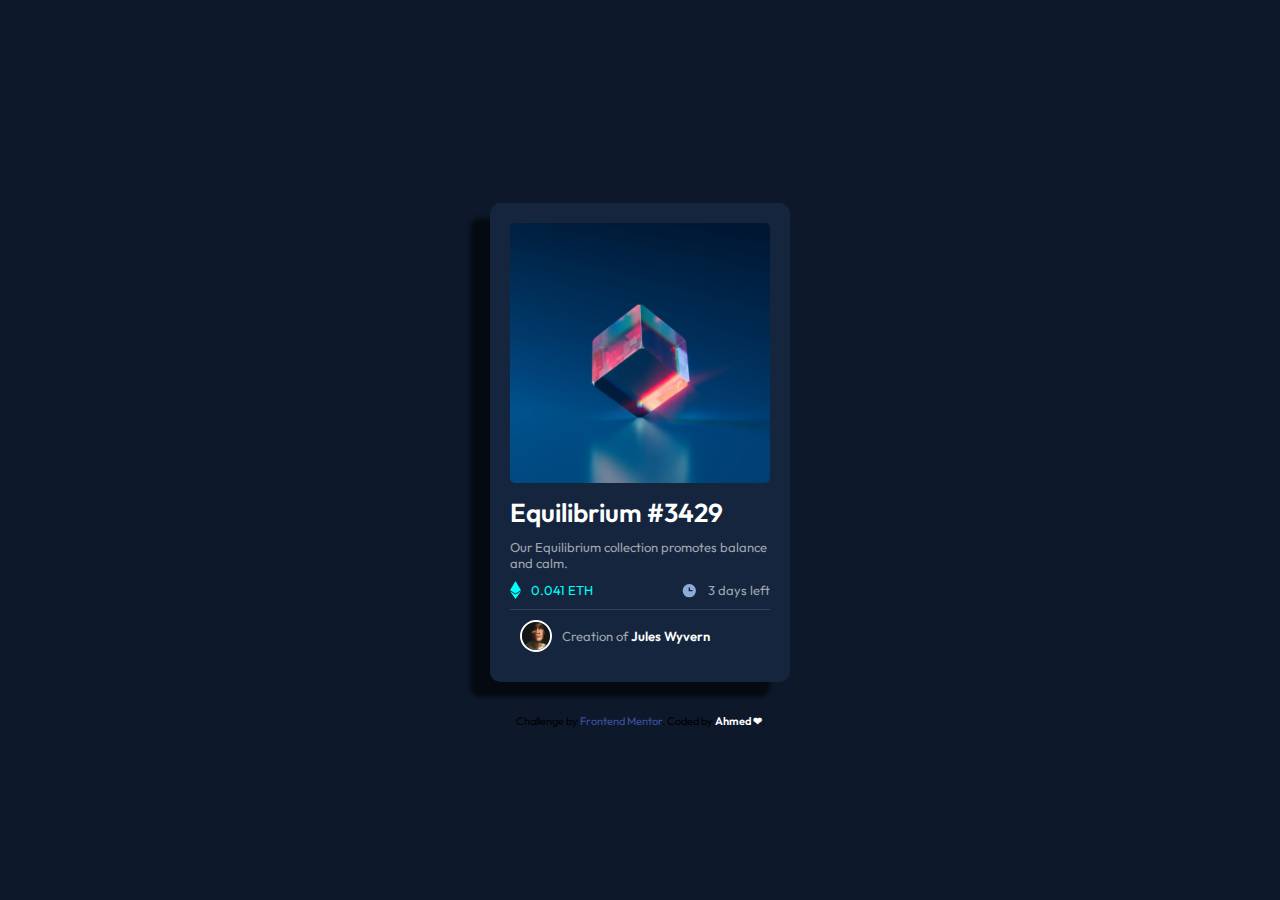
<file: nft-preview-card-component/index.html>
<!DOCTYPE html>
<html lang="en">
<head>
  <meta charset="UTF-8">
  <meta name="viewport" content="width=device-width, initial-scale=1.0"> <!-- displays site properly based on user's device -->

  <link rel="icon" type="image/png" sizes="32x32" href="./images/favicon-32x32.png">
  
  <title>Frontend Mentor | NFT preview card component</title>
  <link rel="stylesheet" href="style.css">

  <!-- Feel free to remove these styles or customise in your own stylesheet 👍 -->
  
</head>
<body>
  <div class="container">
    <article class="main-image">
    <img class="mainimg" src="images/image-equilibrium.jpg" alt="">
  <div><img src="images/icon-view.svg" alt=""></div></article>
  <article>
  <h1>Equilibrium #3429</h1>
</article><article>
  <p>Our Equilibrium collection promotes balance and calm.</p>
</article><article><ul>
  <li><img src="images/icon-ethereum.svg" alt=""> 0.041 ETH</li>
  <li><img src="images/icon-clock.svg" alt=""> 3 days left</li></ul>
</article> 
<hr>
    <article class="avatar">
   <img class="avatar-img" src="images/image-avatar.png" alt="">
  <p>Creation of <span>Jules Wyvern</span></p></article>
</div>
<div class="attribution">
    Challenge by <a href="https://www.frontendmentor.io?ref=challenge" target="_blank">Frontend Mentor</a>. 
    Coded by <a href="https://github.com/ahmed13m"><span>Ahmed ❤</span></a>.
</div>
</body>
</html>
</file>
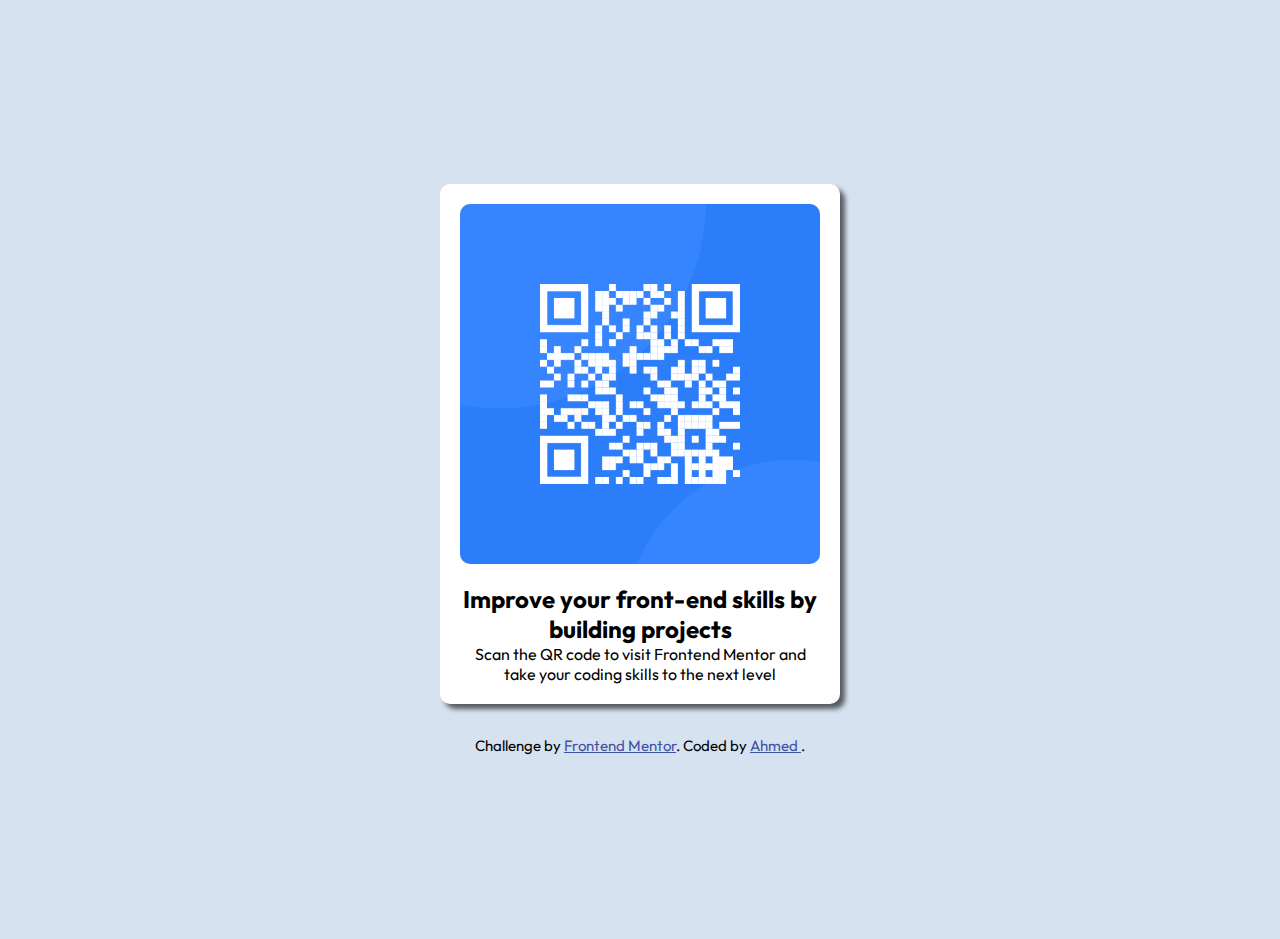
<file: qr-code-component/index.html>
<!DOCTYPE html>
<html lang="en">
<head>
  <meta charset="UTF-8">
  <meta name="viewport" content="width=device-width, initial-scale=1.0"> <!-- displays site properly based on user's device -->

  <link rel="icon" type="image/png" sizes="32x32" href="./images/favicon-32x32.png">
  
  <title>Frontend Mentor | QR code component</title>
  <link rel="stylesheet" href="assests/style.css">
</head>
<body>
  <div class="section">
    <img src="images/image-qr-code.png" alt="">
    <h2>Improve your front-end skills by building projects</h2>
    <p>Scan the QR code to visit Frontend Mentor and take your coding skills to the next level</p>
  </div>
  <div class="attribution">
    Challenge by <a href="https://www.frontendmentor.io?ref=challenge" target="_blank">Frontend Mentor</a>. 
    Coded by <a href="#">Ahmed </a>.
  </div>


</body>
</html>
</file>
<file: nft-preview-card-component/style.css>
@import url('https://fonts.googleapis.com/css2?family=Outfit:wght@300;400;600&display=swap');

/* ### Primary */
*{
--Soft-blue : hsl(215, 51%, 70%);
--Cyan: hsl(178, 100%, 50%);

/* ### Neutral */
  font-family: 'Outfit',sans-serif;
--Very-dark-blue: hsl(217, 54%, 11%);                      /* main BG*/
--dark-blue: hsl(216, 50%, 16%);                       /*card BG*/
--Very-blue : hsl(215, 32%, 27%);                          /*line*/
--White: hsl(0, 0%, 100%);
margin: 0;padding: 0;box-sizing: border-box;

}
.mainimg{
    max-width: 100%;
    border-radius: 5px;
    margin-bottom: 10px;
    cursor: pointer;
    
}
.main-image{
    position: relative;
}
.main-image div {
    position: absolute;
    top: 0;
    background-color: hsl(178, 100%, 50%,35%);
    width: 100%;
    height: 95%;
    z-index: 900;
    border-radius: 5px;
    cursor: pointer;
    opacity: 0;
    transition: opacity 1.2s ease-in-out;
    
}
.main-image div:hover{
    opacity: 1;
} 
.main-image div img{
    position: absolute;
    left: 50%;
    top: 50%;
    transform: translate(-50%,-50%);
    width: 2.1rem;
}



.container ul{
    display: flex;
    justify-content:space-between;
    list-style: none;
    margin-bottom: 10px;
}
.container{
    background-color: var(--dark-blue);
    padding: 20px;
    border-radius: 0.625rem;
    margin: 2rem;
    width: 300px;
    color: hsl(0, 0%, 100%, 60%);
    font-size: 13px;
    box-shadow: -20px 15px 5px rgba(0, 0, 0, 0.6);

}






body{
    
    background-color: var(--Very-dark-blue);
    display: flex;
    flex-direction: column;
    align-items: center;
    justify-content: center;
    height: calc(100vh - 1px);
    
}









li{
    display: flex;
    align-items: center;
}
.container ul li:first-child{
    color: var(--Cyan);
}
.container ul li img{
    margin-right: 10px;
}






h1,span{
    color: var(--White);
    font-weight: 600;
    cursor: pointer;
}
h1:hover, span:hover{
    color: var(--Cyan);
}

p{
    padding-top: 10px;
    padding-bottom: 10px;
}

.avatar{
    display: flex;
    align-items: center;
    justify-content: flex-start;
}

.avatar-img{
    border: 2px solid var(--White);
    border-radius: 50%;
    width: 2rem;
    margin: 10px;
}


hr{
    border: 1px solid var(--Very-blue);
    border-bottom: none;
}




















.attribution {
    font-size: 11px; 
    text-align: center; 
}
.attribution a {
    color: hsl(228, 45%, 44%); 
    text-decoration: none;
}
</file>
<file: qr-code-component/assests/style.css>
@import url('https://fonts.googleapis.com/css2?family=Outfit:wght@400;700&display=swap');
*{
--White: hsl(0, 0%, 100%);
--Light-gray: hsl(212, 45%, 89%);
--Grayish-blue: hsl(220, 15%, 55%);
--Dark-blue: hsl(218, 44%, 22%);
margin: 0;padding: 0;box-sizing: border-box;
font-family: 'Outfit', sans-serif;

}

img{
    max-width: 100%;
    border-radius: 0.625rem;
    margin-bottom: 1rem;
}
body{
    display: flex;
    flex-direction: column;
    align-items: center;
    justify-content: center;
    height: calc(100vh - 1px);
    text-align: center;
    background-color: var(--Light-gray);
    margin: 1.25rem;
}
.section{
    background-color: var(--White);
    border-radius: 0.625rem;
    padding: 1.25rem;
    box-shadow: 5px 5px 5px rgba(0, 0, 0, 0.6);
    margin-bottom: 2rem;
}
@media (min-width: 500px) {
    .section{
        width: 400px;
    }
}
.attribution{
    font-size: 15px;
    text-align: center;
}
.attribution a{
    color: hsl(228, 45%, 44%);
}
</file>
